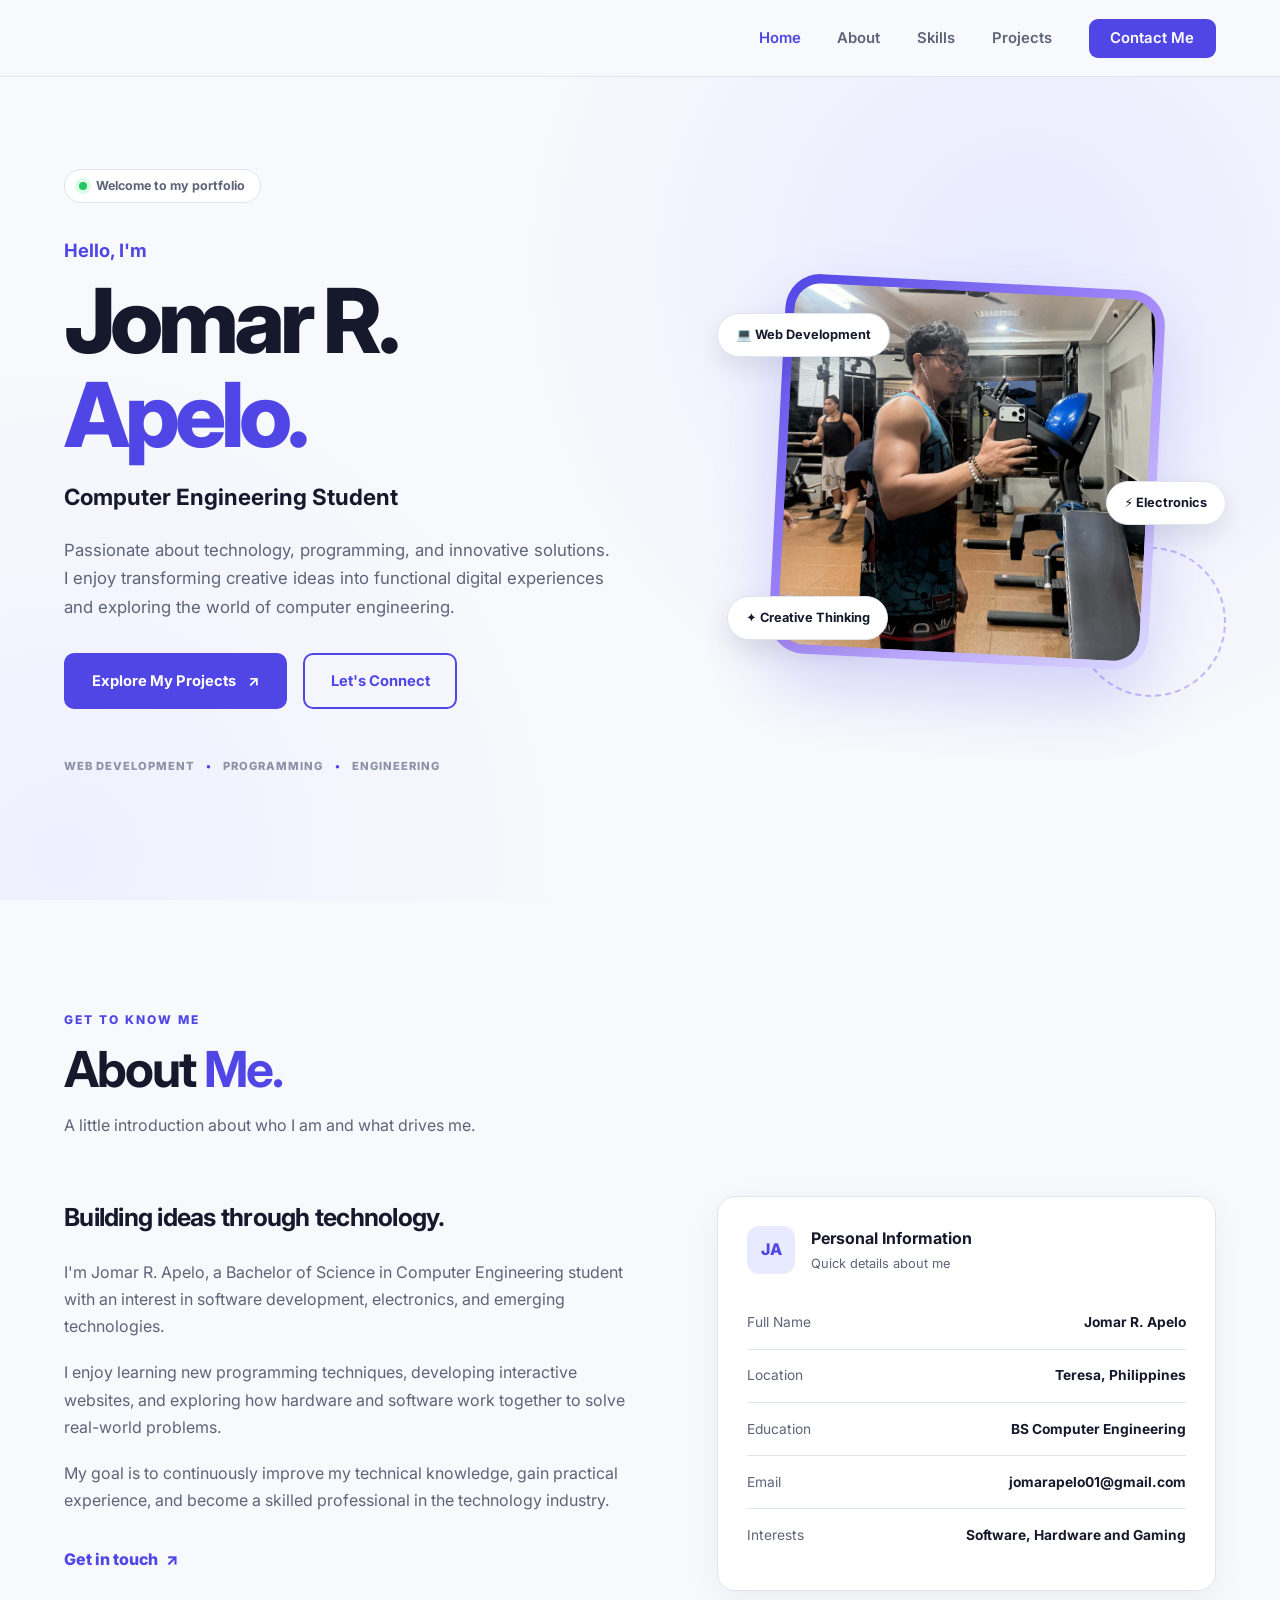
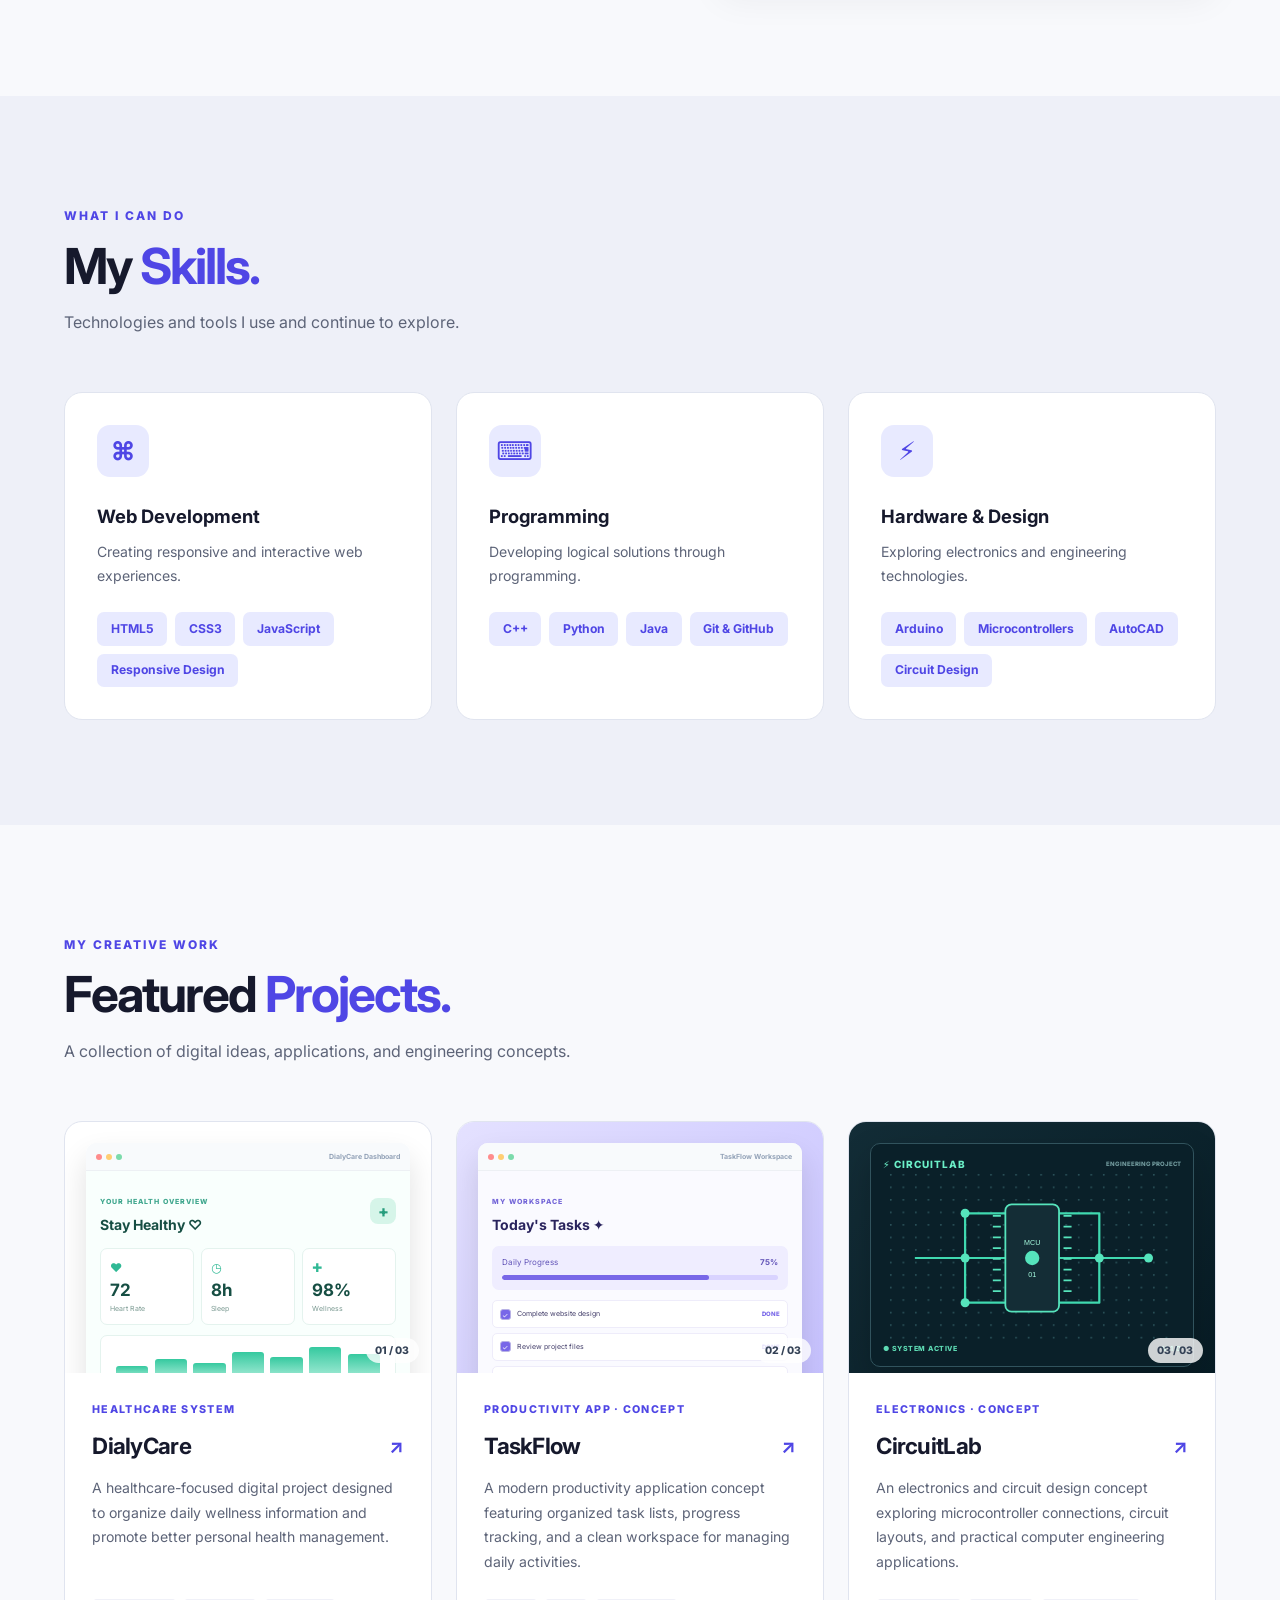
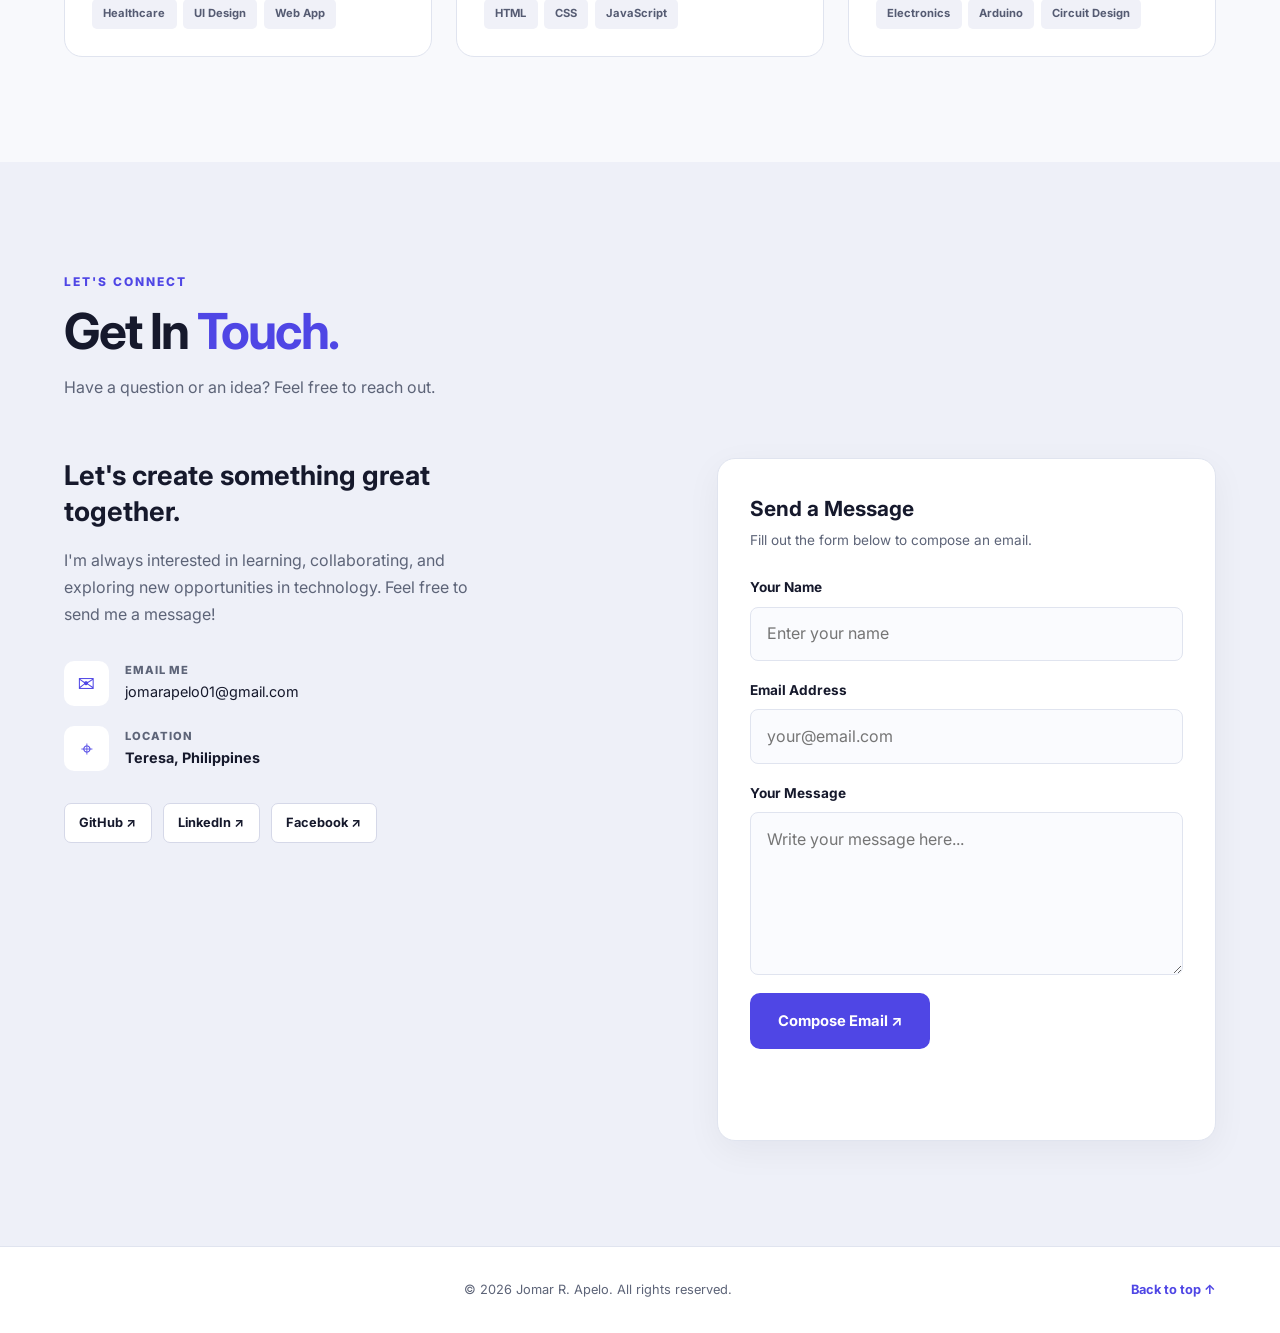
<file: index.html>
<!DOCTYPE html>
<html lang="en">
<head>
  <meta charset="UTF-8">
  <meta name="viewport" content="width=device-width, initial-scale=1.0">

  <meta name="description" content="Personal portfolio of Jomar R. Apelo, Computer Engineering Student.">

  <title>Jomar R. Apelo | Portfolio</title>

  <link rel="preconnect" href="https://fonts.googleapis.com">
  <link rel="preconnect" href="https://fonts.gstatic.com" crossorigin>

  <link href="https://fonts.googleapis.com/css2?family=Inter:wght@400;500;600;700;800&display=swap" rel="stylesheet">

  <link rel="stylesheet" href="styles.css">
</head>

<body>

  <!-- NAVIGATION -->
  <header class="header">
    <nav class="nav container">

      <a href="#home" class="logo"><span></span></a>

      <button class="menu-btn" id="menuBtn" aria-label="Toggle navigation" aria-expanded="false">
        &#9776;
      </button>

      <ul class="nav-links" id="navLinks">
        <li><a href="#home">Home</a></li>
        <li><a href="#about">About</a></li>
        <li><a href="#skills">Skills</a></li>
        <li><a href="#projects">Projects</a></li>
        <li><a href="#contact" class="nav-cta">Contact Me</a></li>
      </ul>

    </nav>
  </header>

  <main>

    <!-- HOME -->
    <section id="home" class="hero">
      <div class="container hero-grid">

        <div class="hero-text">

          <div class="availability">
            <span class="status-dot"></span>
            Welcome to my portfolio
          </div>

          <p class="small">Hello, I'm</p>

          <h1>Jomar R.<br><span>Apelo.</span></h1>

          <p class="role">Computer Engineering Student</p>

          <p class="lead">
            Passionate about technology, programming, and innovative
            solutions. I enjoy transforming creative ideas into
            functional digital experiences and exploring the world
            of computer engineering.
          </p>

          <div class="buttons">
            <a href="#projects" class="btn">Explore My Projects <span>↗</span></a>
            <a href="#contact" class="btn btn-ghost">Let's Connect</a>
          </div>

          <div class="hero-bottom">
            <span>WEB DEVELOPMENT</span>
            <span class="dot-separator">•</span>
            <span>PROGRAMMING</span>
            <span class="dot-separator">•</span>
            <span>ENGINEERING</span>
          </div>

        </div>

        <!-- PROFILE PHOTO -->
        <div class="hero-visual">

          <div class="photo-border">
           <div class="photo">
  <img src="./profile.jpg" alt="Jomar R. Apelo">
</div>
          </div>

          <span class="chip chip-1">💻 Web Development</span>
          <span class="chip chip-2">⚡ Electronics</span>
          <span class="chip chip-3">✦ Creative Thinking</span>

          <div class="photo-decoration"></div>

        </div>

      </div>
    </section>


    <!-- ABOUT -->
    <section id="about" class="section">
      <div class="container">

        <div class="section-heading">
          <span class="eyebrow">GET TO KNOW ME</span>
          <h2>About <span>Me.</span></h2>
          <p>A little introduction about who I am and what drives me.</p>
        </div>

        <div class="two-col">

          <div class="about-text">
            <h3>Building ideas through technology.</h3>

            <p>
              I'm Jomar R. Apelo, a Bachelor of Science in Computer
              Engineering student with an interest in software
              development, electronics, and emerging technologies.
            </p>

            <p>
              I enjoy learning new programming techniques, developing
              interactive websites, and exploring how hardware and
              software work together to solve real-world problems.
            </p>

            <p>
              My goal is to continuously improve my technical
              knowledge, gain practical experience, and become
              a skilled professional in the technology industry.
            </p>

            <a href="#contact" class="text-link">Get in touch <span>↗</span></a>
          </div>

          <div class="info-card">

            <div class="info-header">
              <div class="info-icon">JA</div>
              <div>
                <h3>Personal Information</h3>
                <p>Quick details about me</p>
              </div>
            </div>

            <div class="info-row">
              <span>Full Name</span>
              <strong>Jomar R. Apelo</strong>
            </div>

            <div class="info-row">
              <span>Location</span>
              <strong>Teresa, Philippines</strong>
            </div>

            <div class="info-row">
              <span>Education</span>
              <strong>BS Computer Engineering</strong>
            </div>

            <div class="info-row">
              <span>Email</span>
              <strong class="email-text">jomarapelo01@gmail.com</strong>
            </div>

            <div class="info-row">
              <span>Interests</span>
              <strong>Software, Hardware and Gaming</strong>
            </div>

          </div>

        </div>

      </div>
    </section>


    <!-- SKILLS -->
    <section id="skills" class="section alt">
      <div class="container">

        <div class="section-heading">
          <span class="eyebrow">WHAT I CAN DO</span>
          <h2>My <span>Skills.</span></h2>
          <p>Technologies and tools I use and continue to explore.</p>
        </div>

        <div class="grid three">

          <div class="skill-group">
            <div class="skill-icon">⌘</div>
            <h3>Web Development</h3>
            <p>Creating responsive and interactive web experiences.</p>

            <ul class="tags">
              <li>HTML5</li>
              <li>CSS3</li>
              <li>JavaScript</li>
              <li>Responsive Design</li>
            </ul>
          </div>

          <div class="skill-group">
            <div class="skill-icon">⌨</div>
            <h3>Programming</h3>
            <p>Developing logical solutions through programming.</p>

            <ul class="tags">
              <li>C++</li>
              <li>Python</li>
              <li>Java</li>
              <li>Git & GitHub</li>
            </ul>
          </div>

          <div class="skill-group">
            <div class="skill-icon">⚡</div>
            <h3>Hardware & Design</h3>
            <p>Exploring electronics and engineering technologies.</p>

            <ul class="tags">
              <li>Arduino</li>
              <li>Microcontrollers</li>
              <li>AutoCAD</li>
              <li>Circuit Design</li>
            </ul>
          </div>

        </div>

      </div>
    </section>


    <!-- PROJECTS -->
    <section id="projects" class="section">
      <div class="container">

        <div class="section-heading">
          <span class="eyebrow">MY CREATIVE WORK</span>
          <h2>Featured <span>Projects.</span></h2>
          <p>A collection of digital ideas, applications, and engineering concepts.</p>
        </div>

        <div class="grid three project-grid">

          <!-- PROJECT 1 -->
          <article class="card">

            <div class="card-img Dialycare">

              <div class="project-image-content">
                <div class="mockup-window">

                  <div class="mockup-top">
                    <span></span><span></span><span></span>
                    <small>DialyCare Dashboard</small>
                  </div>

                  <div class="health-mockup">
                    <div class="health-heading">
                      <div>
                        <small>YOUR HEALTH OVERVIEW</small>
                        <h4>Stay Healthy ♡</h4>
                      </div>
                      <div class="health-avatar">+</div>
                    </div>

                    <div class="health-stats">
                      <div><span>♥</span><strong>72</strong><small>Heart Rate</small></div>
                      <div><span>◷</span><strong>8h</strong><small>Sleep</small></div>
                      <div><span>✚</span><strong>98%</strong><small>Wellness</small></div>
                    </div>

                    <div class="health-chart">
                      <div style="height:35%"></div>
                      <div style="height:55%"></div>
                      <div style="height:42%"></div>
                      <div style="height:75%"></div>
                      <div style="height:60%"></div>
                      <div style="height:90%"></div>
                      <div style="height:70%"></div>
                    </div>
                  </div>

                </div>
              </div>

              <span class="project-number">01 / 03</span>
            </div>

            <div class="card-body">
              <span class="project-category">HEALTHCARE SYSTEM</span>
              <h3>DialyCare <span>↗</span></h3>

              <p>
                A healthcare-focused digital project designed to
                organize daily wellness information and promote
                better personal health management.
              </p>

              <div class="project-tech">
                <span>Healthcare</span>
                <span>UI Design</span>
                <span>Web App</span>
              </div>
            </div>

          </article>


          <!-- PROJECT 2 -->
          <article class="card">

            <div class="card-img taskflow">

              <div class="project-image-content">
                <div class="mockup-window">

                  <div class="mockup-top">
                    <span></span><span></span><span></span>
                    <small>TaskFlow Workspace</small>
                  </div>

                  <div class="task-mockup">
                    <div class="task-heading">
                      <small>MY WORKSPACE</small>
                      <h4>Today's Tasks ✦</h4>
                    </div>

                    <div class="task-progress">
                      <div class="progress-info">
                        <span>Daily Progress</span>
                        <strong>75%</strong>
                      </div>
                      <div class="progress-track">
                        <div></div>
                      </div>
                    </div>

                    <div class="task-item">
                      <span class="task-check checked">✓</span>
                      <span>Complete website design</span>
                      <small>DONE</small>
                    </div>

                    <div class="task-item">
                      <span class="task-check checked">✓</span>
                      <span>Review project files</span>
                      <small>DONE</small>
                    </div>

                    <div class="task-item">
                      <span class="task-check"></span>
                      <span>Final presentation</span>
                      <small>TODO</small>
                    </div>

                  </div>
                </div>
              </div>

              <span class="project-number">02 / 03</span>
            </div>

            <div class="card-body">
              <span class="project-category">PRODUCTIVITY APP · CONCEPT</span>
              <h3>TaskFlow <span>↗</span></h3>

              <p>
                A modern productivity application concept featuring
                organized task lists, progress tracking, and a clean
                workspace for managing daily activities.
              </p>

              <div class="project-tech">
                <span>HTML</span>
                <span>CSS</span>
                <span>JavaScript</span>
              </div>
            </div>

          </article>


          <!-- PROJECT 3 -->
          <article class="card">

            <div class="card-img circuitlab">

              <div class="project-image-content">

                <div class="circuit-board">

                  <div class="circuit-heading">
                    <span>⚡ CIRCUITLAB</span>
                    <small>ENGINEERING PROJECT</small>
                  </div>

                  <svg viewBox="0 0 320 190" class="circuit-svg" role="img" aria-label="Electronic circuit illustration">

                    <defs>
                      <pattern id="dots" width="14" height="14" patternUnits="userSpaceOnUse">
                        <circle cx="2" cy="2" r="1" fill="#315c63"/>
                      </pattern>
                    </defs>

                    <rect width="320" height="190" fill="url(#dots)"/>

                    <g fill="none" stroke="#40d9b0" stroke-width="2.5" stroke-linecap="round" stroke-linejoin="round">
                      <path d="M30 95 H85 V45 H130"/>
                      <path d="M30 95 H85 V145 H130"/>
                      <path d="M190 45 H235 V95 H290"/>
                      <path d="M190 145 H235 V95"/>
                      <path d="M160 65 V125"/>
                      <path d="M85 95 H130"/>
                      <path d="M190 95 H235"/>
                    </g>

                    <rect x="130" y="35" width="60" height="120" rx="7" fill="#142d36" stroke="#56e4bc" stroke-width="2"/>

                    <g fill="#56e4bc">
                      <circle cx="85" cy="45" r="5"/>
                      <circle cx="85" cy="95" r="5"/>
                      <circle cx="85" cy="145" r="5"/>
                      <circle cx="235" cy="95" r="5"/>
                      <circle cx="290" cy="95" r="5"/>
                      <circle cx="160" cy="95" r="8"/>
                    </g>

                    <text x="160" y="80" fill="#a9ffe2" text-anchor="middle" font-size="8" font-family="Arial">MCU</text>
                    <text x="160" y="116" fill="#a9ffe2" text-anchor="middle" font-size="8" font-family="Arial">01</text>

                    <g stroke="#56e4bc" stroke-width="2">
                      <path d="M125 48 h-9 M125 60 h-9 M125 72 h-9 M125 84 h-9 M125 96 h-9 M125 108 h-9 M125 120 h-9 M125 132 h-9"/>
                      <path d="M195 48 h9 M195 60 h9 M195 72 h9 M195 84 h9 M195 96 h9 M195 108 h9 M195 120 h9 M195 132 h9"/>
                    </g>

                  </svg>

                  <div class="circuit-bottom">
                    <span>● SYSTEM ACTIVE</span>
                    <span>V 1.0</span>
                  </div>

                </div>

              </div>

              <span class="project-number">03 / 03</span>
            </div>

            <div class="card-body">
              <span class="project-category">ELECTRONICS · CONCEPT</span>
              <h3>CircuitLab <span>↗</span></h3>

              <p>
                An electronics and circuit design concept exploring
                microcontroller connections, circuit layouts, and
                practical computer engineering applications.
              </p>

              <div class="project-tech">
                <span>Electronics</span>
                <span>Arduino</span>
                <span>Circuit Design</span>
              </div>
            </div>

          </article>

        </div>

      </div>
    </section>


    <!-- CONTACT -->
    <section id="contact" class="section alt">
      <div class="container">

        <div class="section-heading">
          <span class="eyebrow">LET'S CONNECT</span>
          <h2>Get In <span>Touch.</span></h2>
          <p>Have a question or an idea? Feel free to reach out.</p>
        </div>

        <div class="two-col contact-grid">

          <div class="contact-info">

            <h3>Let's create something great together.</h3>

            <p>
              I'm always interested in learning, collaborating,
              and exploring new opportunities in technology.
              Feel free to send me a message!
            </p>

            <div class="contact-method">
              <div class="contact-icon">✉</div>
              <div>
                <small>EMAIL ME</small>
                <a href="mailto:jomarapelo01@gmail.com">jomarapelo01@gmail.com</a>
              </div>
            </div>

            <div class="contact-method">
              <div class="contact-icon">⌖</div>
              <div>
                <small>LOCATION</small>
                <strong>Teresa, Philippines</strong>
              </div>
            </div>

            <div class="social-links">
              <a href="https://github.com/1jomar" target="_blank" rel="noopener noreferrer">GitHub ↗</a>
              <a href="https://www.linkedin.com/in/jomar-r-apelo-370518442/?isSelfProfile=true" target="_blank" rel="noopener noreferrer">LinkedIn ↗</a>
              <a href="https://www.facebook.com/01.gael" target="_blank" rel="noopener noreferrer">Facebook ↗</a>
            </div>

          </div>

          <form class="form" id="contactForm" novalidate>

            <h3>Send a Message</h3>
            <p>Fill out the form below to compose an email.</p>

            <label for="name">Your Name</label>
            <input type="text" id="name" name="name" placeholder="Enter your name" required>

            <label for="email">Email Address</label>
            <input type="email" id="email" name="email" placeholder="your@email.com" required>

            <label for="message">Your Message</label>
            <textarea id="message" name="message" rows="5" placeholder="Write your message here..." required></textarea>

            <button type="submit" class="btn">Compose Email ↗</button>

            <p class="form-status" id="formStatus" role="status" aria-live="polite"></p>

          </form>

        </div>

      </div>
    </section>

  </main>


  <!-- FOOTER -->
  <footer class="footer">
    <div class="container footer-content">
      <a href="#home" class="logo"><span></span></a>

      <p>© <span id="year">2026</span> Jomar R. Apelo. All rights reserved.</p>

      <a href="#home" class="back-top">Back to top ↑</a>
    </div>
  </footer>

  <script src="script.js"></script>

</body>
</html>
</file>
<file: styles.css>
/* =========================
   GLOBAL VARIABLES
========================= */

:root {
  --bg: #f8f9fc;
  --bg-alt: #eef0f8;
  --text: #16192c;
  --muted: #5d6478;
  --line: #e0e4ef;
  --accent: #4f46e5;
  --accent-dark: #3730a3;
  --accent-soft: #e8eaff;
  --card: #ffffff;
  --shadow: 0 10px 35px rgba(22,25,44,.05);
}

* {
  margin: 0;
  padding: 0;
  box-sizing: border-box;
}

html {
  scroll-behavior: smooth;
  scroll-padding-top: 76px;
}

body {
  font-family: "Inter", system-ui, Arial, sans-serif;
  background: var(--bg);
  color: var(--text);
  line-height: 1.7;
  overflow-x: hidden;
}

a {
  color: var(--accent);
  text-decoration: none;
}

ul {
  list-style: none;
}

button, input, textarea {
  font: inherit;
}

.container {
  width: min(1200px, 90%);
  margin-inline: auto;
}

/* =========================
   NAVIGATION
========================= */

.header {
  position: fixed;
  top: 0;
  left: 0;
  right: 0;
  z-index: 100;
  background: rgba(248,249,252,.94);
  backdrop-filter: blur(14px);
  border-bottom: 1px solid var(--line);
}

.nav {
  height: 76px;
  display: flex;
  justify-content: space-between;
  align-items: center;
}

.logo {
  font-size: 1.45rem;
  font-weight: 800;
  color: var(--text);
  letter-spacing: -1px;
}

.logo span {
  color: var(--accent);
}

.nav-links {
  display: flex;
  align-items: center;
  gap: 2.3rem;
}

.nav-links a {
  color: var(--muted);
  font-size: .93rem;
  font-weight: 600;
  transition: color .2s;
}

.nav-links a:hover,
.nav-links a.active {
  color: var(--accent);
}

.nav-links .nav-cta {
  background: var(--accent);
  color: white;
  padding: .65rem 1.35rem;
  border-radius: 9px;
}

.nav-links .nav-cta:hover {
  color: white;
  background: var(--accent-dark);
}

.menu-btn {
  display: none;
  background: none;
  border: none;
  color: var(--text);
  font-size: 1.7rem;
  cursor: pointer;
}

/* =========================
   HERO
========================= */

.hero {
  min-height: 100vh;
  display: flex;
  align-items: center;
  padding: 130px 0 85px;

  background:
    radial-gradient(circle at 80% 30%, #e8eaff 0, transparent 43%),
    radial-gradient(circle at 5% 95%, #eff0ff 0, transparent 35%),
    var(--bg);
}

.hero-grid {
  display: grid;
  grid-template-columns: 1.15fr 1fr;
  align-items: center;
  gap: 5rem;
}

.availability {
  display: inline-flex;
  align-items: center;
  gap: .55rem;
  background: white;
  border: 1px solid var(--line);
  border-radius: 100px;
  padding: .35rem .9rem;
  font-size: .78rem;
  font-weight: 700;
  color: var(--muted);
  margin-bottom: 2rem;
}

.status-dot {
  width: 8px;
  height: 8px;
  background: #22c55e;
  border-radius: 50%;
  box-shadow: 0 0 0 4px #dcfce7;
}

.small {
  font-size: 1.15rem;
  font-weight: 700;
  color: var(--accent);
}

.hero h1 {
  font-size: clamp(3.5rem, 7vw, 6rem);
  font-weight: 800;
  line-height: 1.05;
  letter-spacing: -.055em;
  margin: .5rem 0 1rem;
}

.hero h1 span {
  color: var(--accent);
}

.role {
  font-size: 1.4rem;
  font-weight: 700;
  margin-bottom: 1.2rem;
}

.lead {
  color: var(--muted);
  font-size: 1.05rem;
  max-width: 550px;
  margin-bottom: 2rem;
}

.buttons {
  display: flex;
  gap: 1rem;
  flex-wrap: wrap;
}

.btn {
  display: inline-flex;
  justify-content: center;
  align-items: center;
  gap: .8rem;
  background: var(--accent);
  color: white;
  padding: .85rem 1.6rem;
  border: 2px solid var(--accent);
  border-radius: 10px;
  font-weight: 700;
  font-size: .92rem;
  cursor: pointer;
  transition: .25s ease;
}

.btn:hover {
  transform: translateY(-3px);
  background: var(--accent-dark);
  border-color: var(--accent-dark);
  box-shadow: 0 12px 25px rgba(79,70,229,.2);
}

.btn-ghost {
  background: transparent;
  color: var(--accent);
}

.btn-ghost:hover {
  color: white;
}

.hero-bottom {
  display: flex;
  gap: .7rem;
  flex-wrap: wrap;
  margin-top: 3rem;
  font-size: .7rem;
  font-weight: 800;
  letter-spacing: 1px;
  color: #8c91a5;
}

.dot-separator {
  color: var(--accent);
}

/* HERO PHOTO */

.hero-visual {
  position: relative;
  display: flex;
  justify-content: center;
  align-items: center;
  min-height: 420px;
}

.photo-border {
  width: min(380px, 85%);
  aspect-ratio: 1;
  border-radius: 35px;
  padding: 9px;
  background: linear-gradient(135deg, #4f46e5, #a78bfa, #dcd9ff);
  transform: rotate(3deg);
  box-shadow: 0 30px 65px rgba(79,70,229,.2);
  z-index: 1;
}

.photo {
  width: 100%;
  height: 100%;
  border-radius: 27px;
  overflow: hidden;
  background: linear-gradient(135deg, #5b52e8, #8b5cf6);
}

.photo img {
  display: block;
  width: 100%;
  height: 100%;
  object-fit: cover;
}

.photo.photo-fallback {
  display: grid;
  place-items: center;
}

.photo.photo-fallback::after {
  content: "JA";
  color: white;
  font-size: 6rem;
  font-weight: 800;
}

.chip {
  position: absolute;
  z-index: 3;
  background: white;
  border: 1px solid var(--line);
  border-radius: 100px;
  padding: .65rem 1.1rem;
  font-size: .8rem;
  font-weight: 700;
  box-shadow: 0 10px 25px rgba(22,25,44,.1);
  white-space: nowrap;
  animation: floating 4s ease-in-out infinite;
}

.chip-1 { top: 12%; left: 0; }
.chip-2 { top: 52%; right: -2%; animation-delay: 1s; }
.chip-3 { bottom: 10%; left: 2%; animation-delay: 2s; }

@keyframes floating {
  0%, 100% { transform: translateY(0); }
  50% { transform: translateY(-9px); }
}

.photo-decoration {
  position: absolute;
  width: 150px;
  height: 150px;
  border: 2px dashed #c4b5fd;
  border-radius: 50%;
  right: -10px;
  bottom: -15px;
}

/* =========================
   SECTIONS
========================= */

.section {
  padding: 105px 0;
}

.section.alt {
  background: var(--bg-alt);
}

.section-heading {
  margin-bottom: 3.5rem;
}

.eyebrow {
  color: var(--accent);
  font-size: .75rem;
  font-weight: 800;
  letter-spacing: 2px;
}

.section-heading h2 {
  font-size: clamp(2.2rem, 4vw, 3.1rem);
  line-height: 1.2;
  letter-spacing: -.04em;
  margin: .5rem 0 .8rem;
}

.section-heading h2 span {
  color: var(--accent);
}

.section-heading p {
  color: var(--muted);
  font-size: 1rem;
}

.two-col {
  display: grid;
  grid-template-columns: 1.15fr 1fr;
  gap: 5rem;
  align-items: start;
}

.grid.three {
  display: grid;
  grid-template-columns: repeat(3, minmax(0, 1fr));
  gap: 1.5rem;
}

/* =========================
   ABOUT
========================= */

.about-text h3 {
  font-size: 1.55rem;
  letter-spacing: -.03em;
  margin-bottom: 1.3rem;
}

.about-text p {
  color: var(--muted);
  margin-bottom: 1.2rem;
  font-size: 1rem;
}

.text-link {
  display: inline-block;
  font-weight: 800;
  margin-top: .8rem;
}

.text-link span {
  margin-left: .3rem;
}

.info-card {
  background: white;
  border: 1px solid var(--line);
  border-radius: 18px;
  padding: 1.8rem;
  box-shadow: var(--shadow);
  min-width: 0;
}

.info-header {
  display: flex;
  align-items: center;
  gap: 1rem;
  margin-bottom: 1.4rem;
}

.info-icon {
  display: grid;
  place-items: center;
  width: 48px;
  height: 48px;
  border-radius: 12px;
  background: var(--accent-soft);
  color: var(--accent);
  font-weight: 800;
}

.info-header h3 {
  font-size: 1rem;
}

.info-header p {
  color: var(--muted);
  font-size: .8rem;
}

.info-row {
  display: flex;
  justify-content: space-between;
  gap: 1rem;
  border-bottom: 1px solid var(--line);
  padding: .9rem 0;
  font-size: .86rem;
}

.info-row:last-child {
  border-bottom: 0;
}

.info-row span {
  color: var(--muted);
}

.info-row strong {
  text-align: right;
  font-weight: 700;
  overflow-wrap: anywhere;
}

/* =========================
   SKILLS
========================= */

.skill-group {
  background: white;
  border: 1px solid var(--line);
  border-radius: 18px;
  padding: 2rem;
  transition: .25s ease;
}

.skill-group:hover {
  transform: translateY(-5px);
  box-shadow: var(--shadow);
  border-color: #c7c5ff;
}

.skill-icon {
  width: 52px;
  height: 52px;
  display: grid;
  place-items: center;
  background: var(--accent-soft);
  color: var(--accent);
  border-radius: 13px;
  font-size: 1.6rem;
  font-weight: 800;
  margin-bottom: 1.5rem;
}

.skill-group h3 {
  font-size: 1.15rem;
  margin-bottom: .5rem;
}

.skill-group p {
  color: var(--muted);
  font-size: .88rem;
  margin-bottom: 1.5rem;
}

.tags {
  display: flex;
  flex-wrap: wrap;
  gap: .5rem;
}

.tags li {
  background: var(--accent-soft);
  color: var(--accent);
  padding: .4rem .85rem;
  border-radius: 7px;
  font-size: .76rem;
  font-weight: 700;
}

/* =========================
   PROJECT CARDS
========================= */

.project-grid {
  align-items: stretch;
}

.card {
  background: white;
  border: 1px solid var(--line);
  border-radius: 18px;
  overflow: hidden;
  min-width: 0;
  display: flex;
  flex-direction: column;
  transition: transform .3s, box-shadow .3s, border-color .3s;
}

.card:hover {
  transform: translateY(-8px);
  border-color: #c7c5ff;
  box-shadow: 0 20px 40px rgba(79,70,229,.12);
}

.card-img {
  position: relative;
  aspect-ratio: 16 / 11;
  overflow: hidden;
  display: grid;
  place-items: center;
  padding: 1.3rem;
}

.dailycare {
  background: linear-gradient(135deg, #d9f7ee, #a8e8da);
}

.taskflow {
  background: linear-gradient(135deg, #e4e1ff, #c7c2ff);
}

.circuitlab {
  background: linear-gradient(135deg, #132d37, #071c25);
}

.project-image-content {
  width: 100%;
  max-width: 330px;
  transition: transform .4s ease;
}

.card:hover .project-image-content {
  transform: scale(1.045) translateY(-3px);
}

.project-number {
  position: absolute;
  right: 12px;
  bottom: 10px;
  font-size: .65rem;
  font-weight: 800;
  color: #334155;
  background: rgba(255,255,255,.8);
  padding: .25rem .6rem;
  border-radius: 30px;
}

.card-body {
  padding: 1.7rem;
  display: flex;
  flex-direction: column;
  flex: 1;
}

.project-category {
  color: var(--accent);
  font-size: .67rem;
  letter-spacing: 1.3px;
  font-weight: 800;
}

.card-body h3 {
  display: flex;
  align-items: center;
  justify-content: space-between;
  font-size: 1.4rem;
  margin: .5rem 0 .7rem;
  letter-spacing: -.03em;
}

.card-body h3 span {
  font-size: 1.2rem;
  color: var(--accent);
}

.card-body p {
  color: var(--muted);
  font-size: .88rem;
  line-height: 1.75;
  margin-bottom: 1.5rem;
}

.project-tech {
  display: flex;
  flex-wrap: wrap;
  gap: .4rem;
  margin-top: auto;
}

.project-tech span {
  font-size: .7rem;
  font-weight: 700;
  background: #f0f1f8;
  color: #555b72;
  padding: .35rem .7rem;
  border-radius: 5px;
}

/* =========================
   MOCKUP WINDOW
========================= */

.mockup-window {
  width: 100%;
  background: white;
  border-radius: 10px;
  overflow: hidden;
  box-shadow: 0 15px 30px rgba(0,0,0,.12);
}

.mockup-top {
  display: flex;
  align-items: center;
  gap: 4px;
  background: #f8fafc;
  border-bottom: 1px solid #edf0f4;
  padding: 8px 10px;
}

.mockup-top > span {
  width: 6px;
  height: 6px;
  background: #ff8c8c;
  border-radius: 50%;
}

.mockup-top > span:nth-child(2) {
  background: #ffce73;
}

.mockup-top > span:nth-child(3) {
  background: #7cdbab;
}

.mockup-top small {
  margin-left: auto;
  font-size: 7px;
  font-weight: 700;
  color: #94a3b8;
}

/* DAILYCARE MOCKUP */

.health-mockup {
  padding: 14px;
  background: #f9fffd;
}

.health-heading {
  display: flex;
  justify-content: space-between;
  align-items: center;
  margin-bottom: 12px;
}

.health-heading small,
.task-heading small {
  font-size: 7px;
  font-weight: 800;
  letter-spacing: 1px;
  color: #40a78e;
}

.health-heading h4 {
  font-size: 14px;
  color: #164e43;
}

.health-avatar {
  width: 26px;
  height: 26px;
  border-radius: 8px;
  display: grid;
  place-items: center;
  background: #d6f5e9;
  color: #279d7d;
  font-weight: 800;
}

.health-stats {
  display: grid;
  grid-template-columns: repeat(3, 1fr);
  gap: 7px;
}

.health-stats > div {
  background: white;
  border: 1px solid #e4f3ee;
  padding: 9px;
  border-radius: 7px;
  display: flex;
  flex-direction: column;
}

.health-stats span {
  color: #30b995;
  font-size: 12px;
}

.health-stats strong {
  font-size: 17px;
  color: #164e43;
  line-height: 1.4;
}

.health-stats small {
  color: #7c9b93;
  font-size: 7px;
}

.health-chart {
  height: 52px;
  margin-top: 10px;
  background: white;
  border: 1px solid #e4f3ee;
  border-radius: 7px;
  display: flex;
  align-items: end;
  justify-content: space-around;
  padding: 8px 12px;
}

.health-chart div {
  width: 12%;
  background: linear-gradient(#35c99f, #a4ebd6);
  border-radius: 3px 3px 0 0;
}

/* TASKFLOW MOCKUP */

.task-mockup {
  padding: 14px;
  background: #fafaff;
}

.task-heading small {
  color: #7466d8;
}

.task-heading h4 {
  font-size: 14px;
  color: #29235d;
}

.task-progress {
  background: #efedff;
  padding: 10px;
  border-radius: 7px;
  margin: 10px 0;
}

.progress-info {
  display: flex;
  justify-content: space-between;
  font-size: 8px;
  color: #6254b8;
  margin-bottom: 5px;
}

.progress-track {
  height: 5px;
  border-radius: 10px;
  background: #d9d3ff;
  overflow: hidden;
}

.progress-track div {
  width: 75%;
  height: 100%;
  background: #7867e8;
  border-radius: 10px;
}

.task-item {
  display: flex;
  align-items: center;
  gap: 6px;
  background: white;
  border: 1px solid #eeecfa;
  border-radius: 5px;
  padding: 7px;
  margin-bottom: 5px;
  font-size: 7px;
  color: #46416c;
}

.task-check {
  width: 11px;
  height: 11px;
  border: 1px solid #b8b2e5;
  border-radius: 3px;
  flex-shrink: 0;
}

.task-check.checked {
  background: #7867e8;
  color: white;
  display: grid;
  place-items: center;
}

.task-item small {
  margin-left: auto;
  font-size: 6px;
  font-weight: 800;
  color: #7867e8;
}

/* CIRCUITLAB MOCKUP */

.circuit-board {
  border: 1px solid #31535d;
  border-radius: 10px;
  padding: 12px;
  background: #0a2029;
  box-shadow: 0 15px 35px rgba(0,0,0,.2);
}

.circuit-heading {
  display: flex;
  justify-content: space-between;
  align-items: center;
}

.circuit-heading span {
  color: #6bf0c8;
  font-size: 10px;
  font-weight: 800;
  letter-spacing: 1px;
}

.circuit-heading small {
  color: #729b9e;
  font-size: 6px;
  font-weight: 800;
}

.circuit-svg {
  display: block;
  width: 100%;
  height: auto;
  max-height: 170px;
}

.circuit-bottom {
  display: flex;
  justify-content: space-between;
  font-size: 7px;
  color: #5edbb4;
  font-weight: 800;
  letter-spacing: .5px;
}

/* =========================
   CONTACT
========================= */

.contact-info h3 {
  font-size: 1.7rem;
  line-height: 1.35;
  margin-bottom: 1rem;
  max-width: 400px;
}

.contact-info > p {
  color: var(--muted);
  max-width: 440px;
  margin-bottom: 2rem;
}

.contact-method {
  display: flex;
  align-items: center;
  gap: 1rem;
  margin-bottom: 1.3rem;
}

.contact-icon {
  width: 45px;
  height: 45px;
  border-radius: 10px;
  background: white;
  display: grid;
  place-items: center;
  color: var(--accent);
  font-size: 1.3rem;
  flex-shrink: 0;
}

.contact-method > div:last-child {
  display: flex;
  flex-direction: column;
  min-width: 0;
}

.contact-method small {
  color: var(--muted);
  font-size: .7rem;
  font-weight: 800;
  letter-spacing: 1px;
}

.contact-method a,
.contact-method strong {
  font-size: .9rem;
  color: var(--text);
  overflow-wrap: anywhere;
}

.social-links {
  display: flex;
  flex-wrap: wrap;
  gap: .7rem;
  margin-top: 2rem;
}

.social-links a {
  border: 1px solid #d5d8e8;
  padding: .5rem .9rem;
  border-radius: 7px;
  color: var(--text);
  background: white;
  font-size: .8rem;
  font-weight: 700;
  transition: .2s;
}

.social-links a:hover {
  background: var(--accent);
  color: white;
  border-color: var(--accent);
}

.form {
  background: white;
  border: 1px solid var(--line);
  border-radius: 18px;
  padding: 2rem;
  display: flex;
  flex-direction: column;
  box-shadow: var(--shadow);
}

.form h3 {
  font-size: 1.3rem;
  margin-bottom: .2rem;
}

.form > p {
  font-size: .85rem;
  color: var(--muted);
  margin-bottom: 1.5rem;
}

.form label {
  font-size: .85rem;
  font-weight: 700;
  margin-bottom: .45rem;
}

.form input,
.form textarea {
  border: 1px solid var(--line);
  background: #fafbfe;
  color: var(--text);
  border-radius: 8px;
  padding: .8rem 1rem;
  margin-bottom: 1.1rem;
  outline: none;
  width: 100%;
  resize: vertical;
}

.form input:focus,
.form textarea:focus {
  border-color: var(--accent);
  box-shadow: 0 0 0 3px var(--accent-soft);
}

.form .btn {
  align-self: flex-start;
}

.form-status {
  font-size: .8rem;
  margin-top: 1rem;
  min-height: 1.4em;
}

/* =========================
   FOOTER
========================= */

.footer {
  border-top: 1px solid var(--line);
  background: white;
  padding: 2rem 0;
}

.footer-content {
  display: flex;
  align-items: center;
  justify-content: space-between;
  gap: 1rem;
}

.footer p {
  color: var(--muted);
  font-size: .8rem;
}

.back-top {
  font-size: .8rem;
  font-weight: 700;
}

/* =========================
   SCROLL ANIMATIONS
========================= */

.reveal {
  opacity: 0;
  transform: translateY(25px);
  transition: opacity .7s ease, transform .7s ease;
}

.reveal.show {
  opacity: 1;
  transform: translateY(0);
}

/* =========================
   TABLET
========================= */

@media (max-width: 960px) {

  .hero-grid {
    grid-template-columns: 1fr 1fr;
    gap: 2rem;
  }

  .hero h1 {
    font-size: clamp(3rem, 6vw, 4.5rem);
  }

  .two-col {
    gap: 2.5rem;
  }

  .grid.three {
    grid-template-columns: repeat(2, minmax(0, 1fr));
  }

  .hero-visual {
    min-height: 330px;
  }

  .chip {
    font-size: .7rem;
  }

}

/* =========================
   MOBILE
========================= */

@media (max-width: 700px) {

  html {
    scroll-padding-top: 65px;
  }

  .nav {
    height: 65px;
  }

  .menu-btn {
    display: block;
  }

  .nav-links {
    position: absolute;
    top: 65px;
    left: 0;
    right: 0;
    display: flex;
    flex-direction: column;
    align-items: stretch;
    gap: 0;
    background: white;
    max-height: 0;
    overflow: hidden;
    transition: max-height .3s ease;
    border-bottom: 1px solid transparent;
  }

  .nav-links.open {
    max-height: 360px;
    border-color: var(--line);
    box-shadow: 0 15px 25px rgba(0,0,0,.05);
  }

  .nav-links a {
    display: block;
    padding: .85rem 5%;
  }

  .nav-links .nav-cta {
    background: transparent;
    color: var(--accent);
    padding: .85rem 5%;
  }

  .nav-links .nav-cta:hover {
    background: var(--accent-soft);
    color: var(--accent);
  }

  .hero {
    padding: 105px 0 65px;
    min-height: auto;
  }

  .hero-grid {
    grid-template-columns: 1fr;
    gap: 2.5rem;
  }

  .hero-visual {
    order: -1;
    min-height: 280px;
  }

  .photo-border {
    width: 245px;
    border-radius: 25px;
    padding: 6px;
  }

  .photo {
    border-radius: 19px;
  }

  .photo.photo-fallback::after {
    font-size: 4rem;
  }

  .chip {
    display: none;
  }

  .photo-decoration {
    width: 100px;
    height: 100px;
    right: 10%;
  }

  .hero h1 {
    font-size: clamp(3.3rem, 12vw, 4.7rem);
  }

  .role {
    font-size: 1.15rem;
  }

  .lead {
    font-size: .95rem;
  }

  .hero-bottom {
    font-size: .58rem;
    margin-top: 2rem;
  }

  .section {
    padding: 70px 0;
  }

  .section-heading {
    margin-bottom: 2rem;
  }

  .two-col,
  .grid.three {
    grid-template-columns: 1fr;
    gap: 1.2rem;
  }

  .about-text {
    margin-bottom: 1rem;
  }

  .info-card {
    padding: 1.3rem;
  }

  .skill-group {
    padding: 1.5rem;
  }

  .card-img {
    aspect-ratio: 16 / 10;
  }

  .project-image-content {
    max-width: 350px;
  }

  .contact-info {
    margin-bottom: 1.5rem;
  }

  .form {
    padding: 1.5rem;
  }

  .footer-content {
    flex-direction: column;
    text-align: center;
  }

}

@media (max-width: 380px) {

  .hero h1 {
    font-size: 3rem;
  }

  .buttons {
    flex-direction: column;
  }

  .buttons .btn {
    width: 100%;
  }

  .info-row {
    flex-direction: column;
    gap: .2rem;
  }

  .info-row strong {
    text-align: left;
  }

}

/* ACCESSIBILITY */

@media (prefers-reduced-motion: reduce) {

  html {
    scroll-behavior: auto;
  }

  .reveal {
    opacity: 1;
    transform: none;
    transition: none;
  }

  .chip {
    animation: none;
  }

}
</file>
